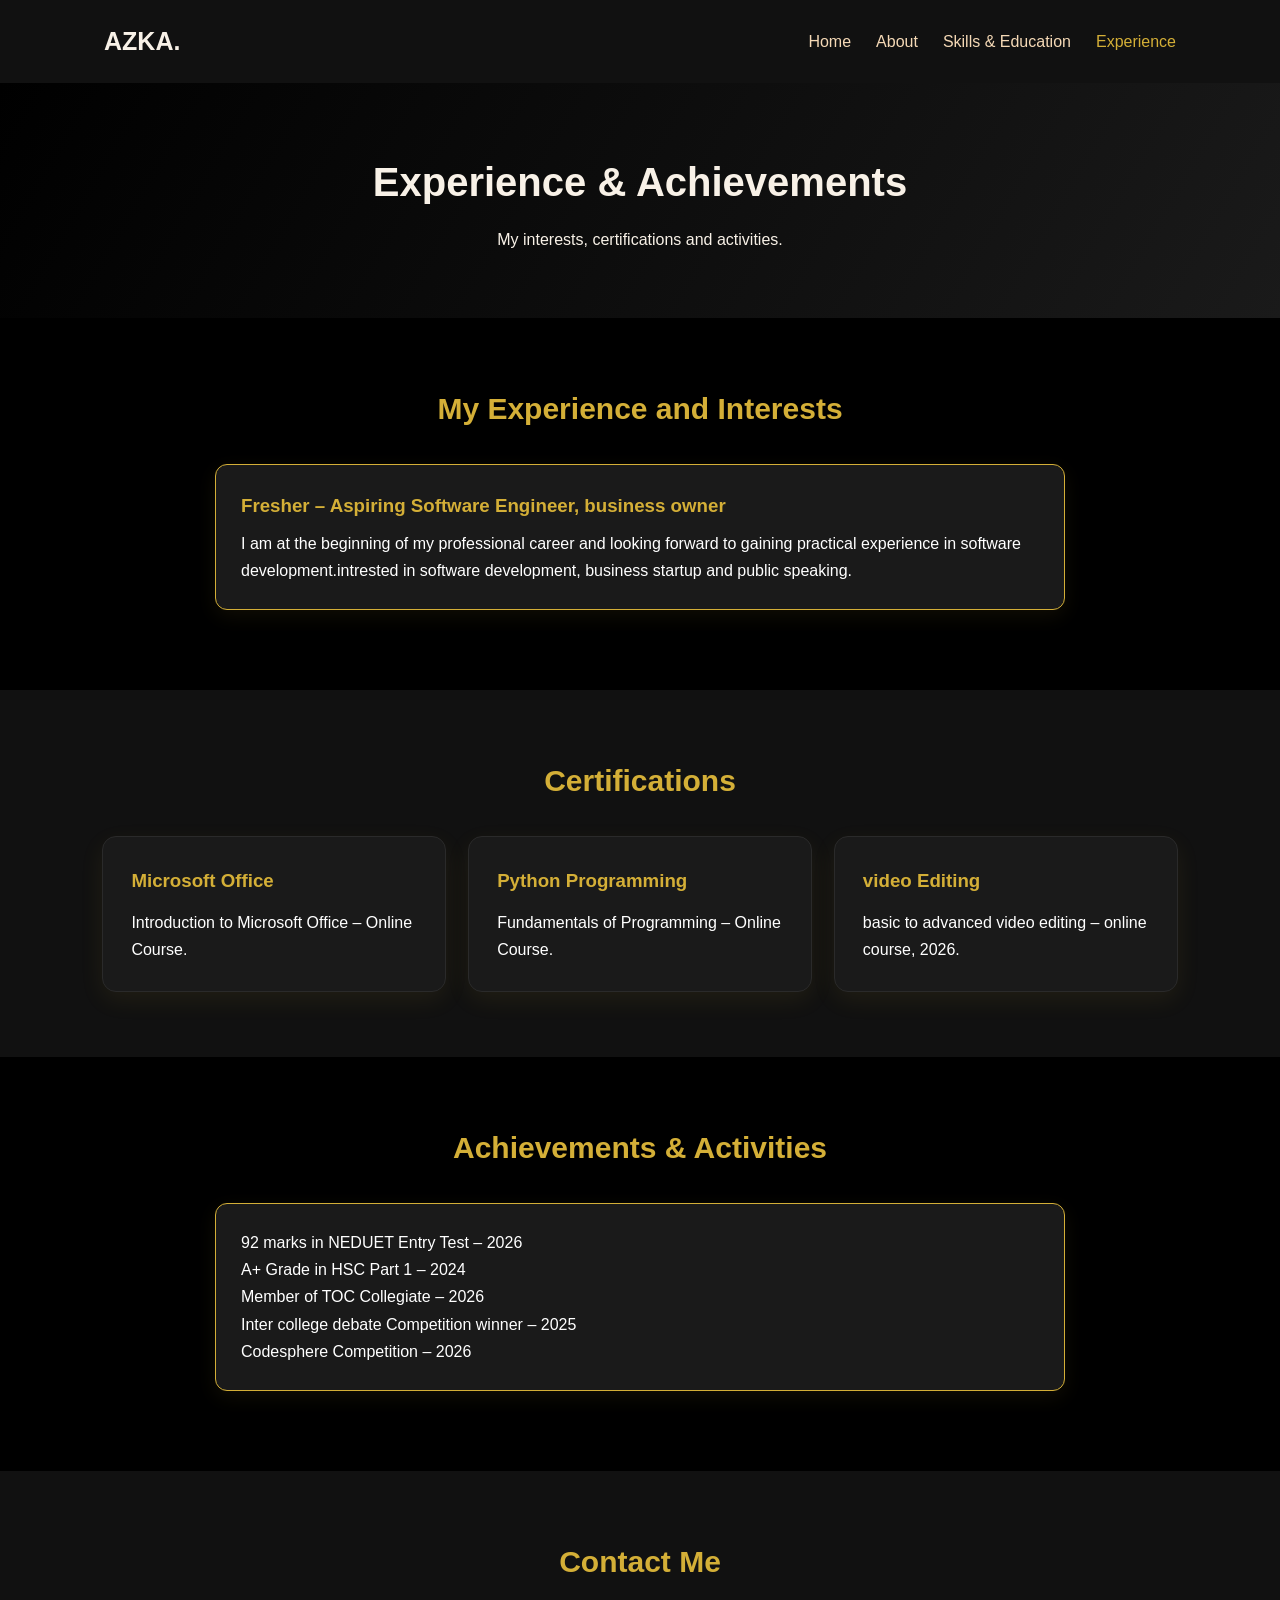
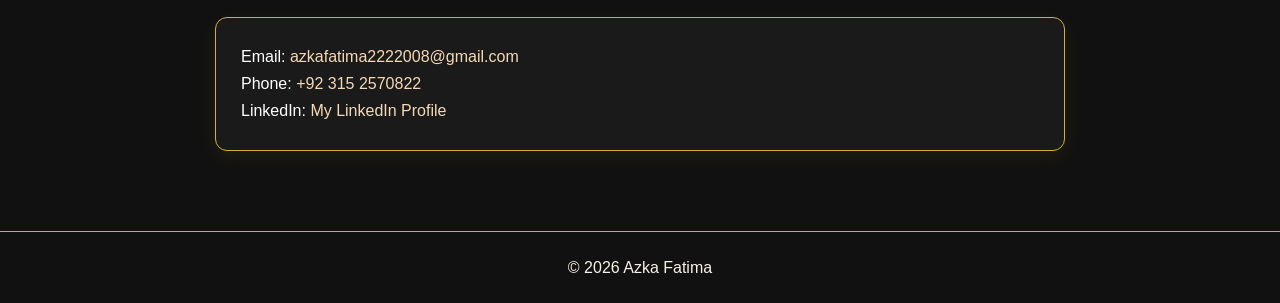
<file: experience.html>
<!DOCTYPE html>
<html lang="en">
<head>
    <meta charset="UTF-8">
    <meta name="viewport" content="width=device-width, initial-scale=1.0">
    <title>Experience | Azka</title>
    <link rel="stylesheet" href="style.css">
</head>
<body>

<header>
    <nav class="navbar">
        <a href="index.html" class="logo">AZKA.</a>
        <button class="menu-toggle" aria-label="Toggle menu">☰</button>
        <ul class="nav-links">
            <li><a href="index.html">Home</a></li>
            <li><a href="about.html">About</a></li>
            <li><a href="skills.html">Skills & Education</a></li>
            <li><a class="active" href="experience.html">Experience</a></li>
        </ul>
    </nav>
</header>

<section class="page-heading">
    <h1>Experience & Achievements</h1>
    <p>My interests, certifications and activities.</p>
</section>

<section class="section">
    <h2>My Experience and Interests</h2>

    <div class="info-box">
        <h3>Fresher – Aspiring Software Engineer, business owner</h3>
        <p>
            I am at the beginning of my professional career
            and looking forward to gaining practical experience
            in software development.intrested in software development,
             business startup and public speaking.    
        </p>
    </div>
</section>

<section class="section light">
    <h2>Certifications</h2>

    <div class="cards">
        <div class="card">
            <h3>Microsoft Office</h3>
            <p>Introduction to Microsoft Office – Online Course.</p>
        </div>

        <div class="card">
            <h3>Python Programming</h3>
            <p>Fundamentals of Programming – Online Course.</p>
        </div>

        <div class="card">
            <h3>video Editing</h3>
            <p> basic to advanced video editing – online course, 2026.</p>
        </div>
    </div>
</section>

<section class="section">
    <h2>Achievements & Activities</h2>

    <div class="info-box">
        <p>92 marks in NEDUET Entry Test – 2026</p>
        <p>A+ Grade in HSC Part 1 – 2024</p>
        <p>Member of TOC Collegiate – 2026</p>
        <p>Inter college debate Competition winner – 2025</p>
        <p>Codesphere Competition – 2026</p>
    </div>
</section>

<section class="section light">
    <h2>Contact Me</h2>

    <div class="info-box">
        <p>Email: <a href="mailto:azkafatima2222008@gmail.com">
        azkafatima2222008@gmail.com</a></p>

        <p>Phone: <a href="tel:+923152570822">
        +92 315 2570822</a></p>

        <p>LinkedIn:
        <a href="https://www.linkedin.com/in/azka-fatima-74ba6744b"
        target="_blank" rel="noopener">
        My LinkedIn Profile</a></p>
    </div>
</section>

<footer>
    <p>©️ 2026 Azka Fatima</p>
</footer>

<script src="script.js"></script>
</body>
</html>
</file>
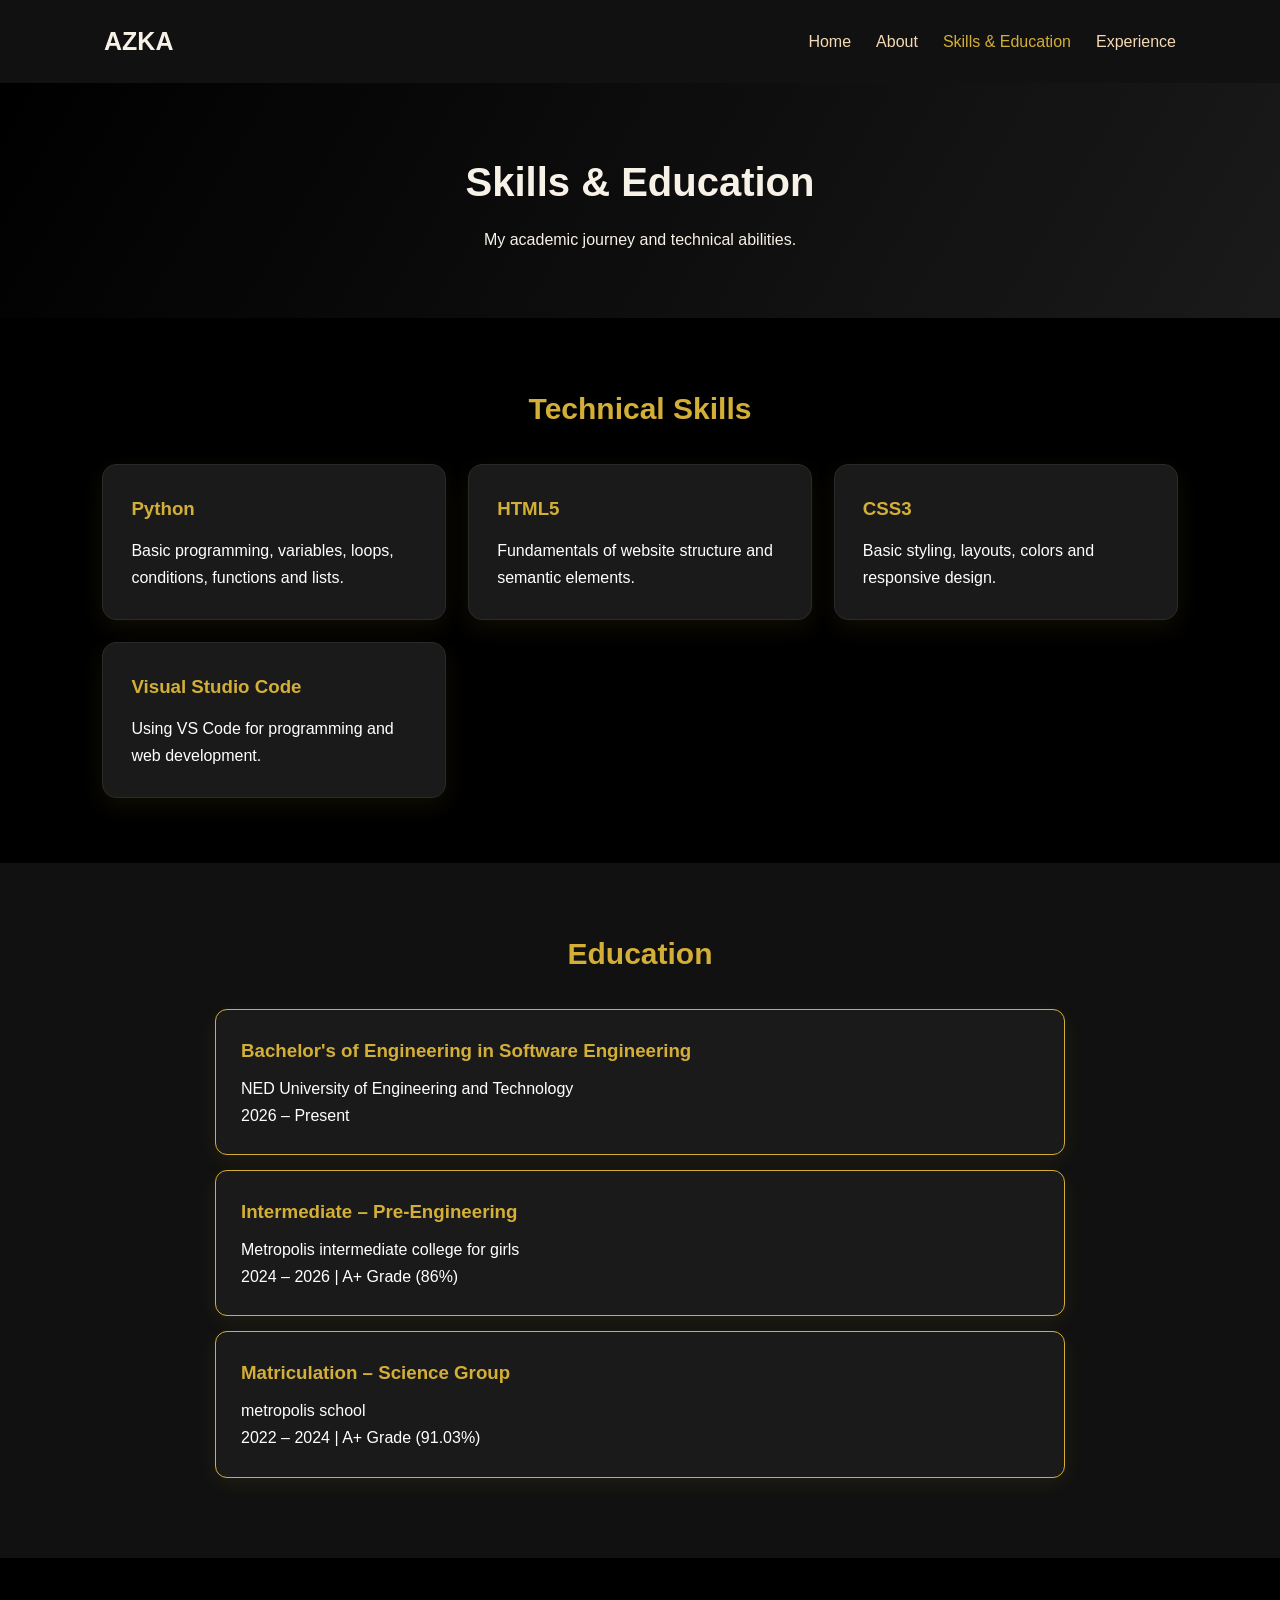
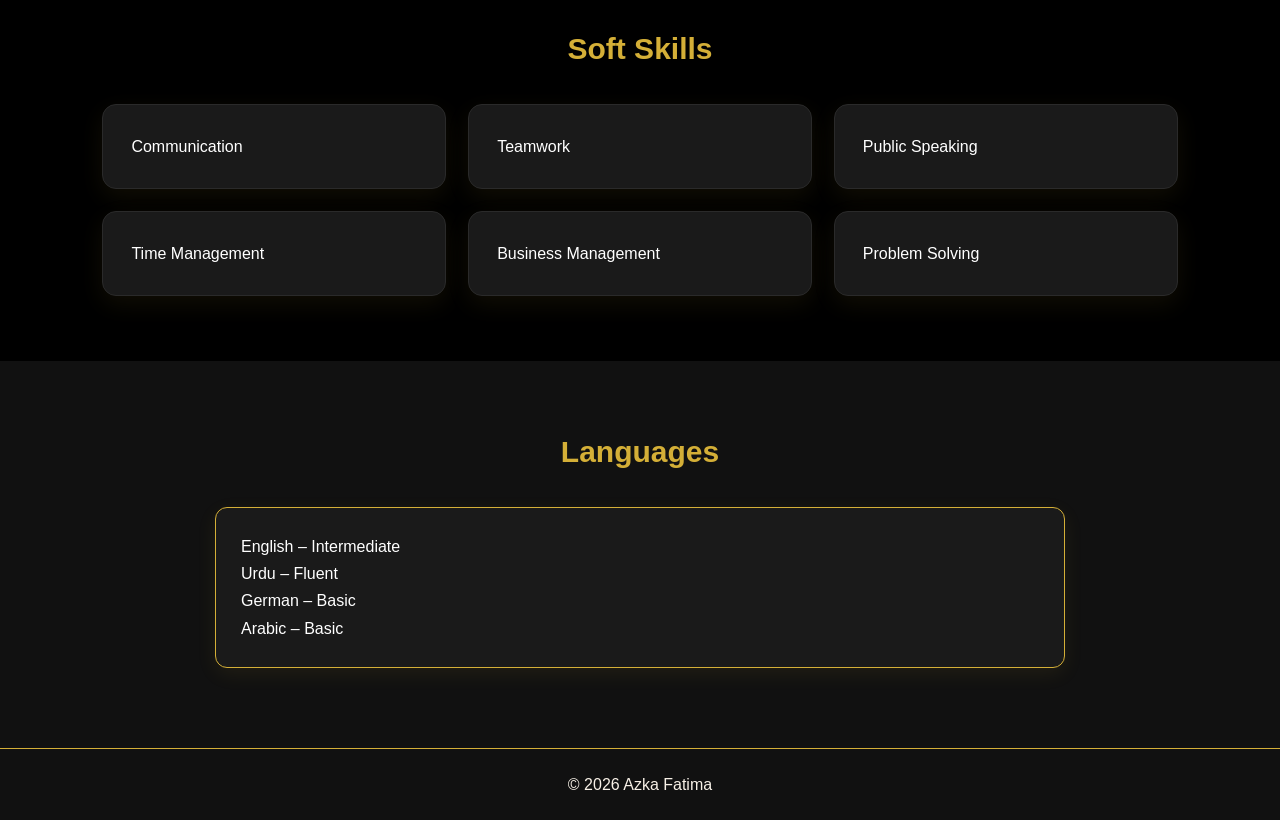
<file: skills.html>
<!DOCTYPE html>
<html lang="en">
<head>
    <meta charset="UTF-8">
    <meta name="viewport" content="width=device-width, initial-scale=1.0">
    <title>Skills & Education | Azka</title>
    <link rel="stylesheet" href="style.css">
</head>
<body>

<header>
    <nav class="navbar">
        <a href="index.html" class="logo">AZKA</a>
        <button class="menu-toggle" aria-label="Toggle menu">☰</button>
        <ul class="nav-links">
            <li><a href="index.html">Home</a></li>
            <li><a href="about.html">About</a></li>
            <li><a class="active" href="skills.html">Skills & Education</a></li>
            <li><a href="experience.html">Experience</a></li>
        </ul>
    </nav>
</header>

<section class="page-heading">
    <h1>Skills & Education</h1>
    <p>My academic journey and technical abilities.</p>
</section>

<section class="section">
    <h2>Technical Skills</h2>

    <div class="cards">
        <div class="card">
            <h3>Python</h3>
            <p>Basic programming, variables, loops,
            conditions, functions and lists.</p>
        </div>

        <div class="card">
            <h3>HTML5</h3>
            <p>Fundamentals of website structure and
            semantic elements.</p>
        </div>

        <div class="card">
            <h3>CSS3</h3>
            <p>Basic styling, layouts, colors and responsive design.</p>
        </div>

        <div class="card">
            <h3>Visual Studio Code</h3>
            <p>Using VS Code for programming and web development.</p>
        </div>
    </div>
</section>

<section class="section light">
    <h2>Education</h2>

    <div class="info-box">
        <h3>Bachelor's of Engineering in Software Engineering</h3>
        <p>NED University of Engineering and Technology</p>
        <p>2026 – Present</p>
    </div>

    <div class="info-box">
        <h3>Intermediate – Pre-Engineering</h3>
        <p>Metropolis intermediate college for girls</p>
        <p>2024 – 2026 | A+ Grade (86%)</p>
    </div>

    <div class="info-box">
        <h3>Matriculation – Science Group</h3>
        <p>metropolis school</p>
        <p>2022 – 2024 | A+ Grade (91.03%)</p>
    </div>
</section>

<section class="section">
    <h2>Soft Skills</h2>
    <div class="cards">
        <div class="card">Communication</div>
        <div class="card">Teamwork</div>
        <div class="card">Public Speaking</div>
        <div class="card">Time Management</div>
        <div class="card">Business Management</div>
        <div class="card">Problem Solving</div>
    </div>
</section>

<section class="section light">
    <h2>Languages</h2>
    <div class="info-box">
        <p>English – Intermediate</p>
        <p>Urdu – Fluent</p>
        <p>German – Basic</p>
        <p>Arabic – Basic</p>
    </div>
</section>

<footer>
    <p>©️ 2026 Azka Fatima</p>
</footer>

<script src="script.js"></script>
</body>
</html>
</file>
<file: style.css>
* {
    margin: 0;
    padding: 0;
    box-sizing: border-box;
}

html {
    scroll-behavior: smooth;
}

body {
    font-family: 'Segoe UI', Arial, sans-serif;
    background: #000000;
    color: #FFFFFF;
    line-height: 1.7;
}

/* NAVIGATION */

header {
    background: #111111;
    position: sticky;
    top: 0;
    z-index: 100;
}

.navbar {
    max-width: 1200px;
    margin: auto;
    padding: 20px 5%;
    display: flex;
    justify-content: space-between;
    align-items: center;
}

.logo {
    color:#f8f1e7;
    font-size: 25px;
    font-weight: bold;
    text-decoration: none;
}

.nav-links {
    display: flex;
    gap: 25px;
    list-style: none;
}

.nav-links a {
    color: #f5d9b6;
    text-decoration: none;
    transition: 0.3s;
}

.nav-links a:hover,
.nav-links a.active {
    color: #d4af37;
}

.menu-toggle {
    display: none;
    background: transparent;
    color: #f8f1e7;
    border: 1px solid #d4af37;
    padding: 7px 12px;
    border-radius: 6px;
    cursor: pointer;
}

/* HOME HERO */

.hero {
    min-height: 570px;
    background: linear-gradient(120deg, #0b0b0b, #1A1A1A);
    color:#f8f1e7;
    padding: 75px 8%;
    display: flex;
    justify-content: space-around;
    align-items: center;
    gap: 50px;
}

.hero-content {
    max-width: 600px;
}

.subtitle {
    color: #f8f1e7;
    letter-spacing: 3px;
    font-size: 13px;
    font-weight: bold;
}

.hero h1 {
    font-size: clamp(35px, 5vw, 55px);
    margin: 15px 0;
    line-height: 1.2;
}

.hero h1 span {
    color: #d4af37;
}

.hero h2 {
    margin-bottom: 15px;
    font-weight: 400;
}

.hero p {
    color: #b3b3b3;
}

.hero-image img {
    width: 320px;
    max-width: 100%;
    height: 400px;
    object-fit: cover;
    object-position: top;
    border: 5px solid #d4af37 rgba(255,255,255, 0.3);
    border-radius: 20px;
    box-shadow: 0 15px 40px rgba(0,0,0,.3);
}

.hero-buttons {
    display: flex;
    gap: 15px;
    flex-wrap: wrap;
    margin-top: 25px;
}

.btn {
    display: inline-block;
    padding: 12px 22px;
    background: #d4af37;
    color: #000000;
    border-radius: 8px;
    text-decoration: none;
    font-weight: bold;
    transition: 0.3s;
}

.btn:hover {
    background:#d4af37;
    transform: translateY(-3px);
}

.btn.secondary {
    background: transparent;
    border: 1px solid #d4af37;
    color:#d4af37;
}

/* PAGE HEADINGS */

.page-heading {
    background: linear-gradient(120deg, #000000, #1A1A1A);
    color: #f8f1e7;
    text-align: center;
    padding: 65px 20px;
}

.page-heading h1 {
    font-size: 40px;
    margin-bottom: 10px;
}

/* GENERAL SECTIONS */

.section {
    padding: 65px 8%;
}

.section h2 {
    text-align: center;
    color: #d4af37;
    font-size: 30px;
    margin-bottom: 30px;
}

.light {
    background: #111111;
}

/* CARDS */

.cards {
    display: grid;
    grid-template-columns: repeat(3, 1fr);
    gap: 22px;
}

.card {
    background:#1A1A1A;
    padding: 28px;
    border-radius: 14px;
    border: 1px solid #2a2a2a;
    box-shadow: 0 8px 25px rgba(212,175,55,0.08);
    transition: 0.3s;
}

.card:hover {
    transform: translateY(-7px);
    box-shadow: 0 15px 30px rgba(212,175,55,0.15);
}

.card h3 {
    color: #d4af37;
    margin-bottom: 12px;
}

/* ABOUT */

.about-section {
    display: flex;
    align-items: center;
    gap: 50px;
}

.about-image img {
    width: 280px;
    max-width: 100%;
    border-radius: 15px;
    box-shadow: 0 10px 30px rgba(212,175,55,0.15);
}

.about-content {
    max-width: 650px;
}

.about-content h2 {
    text-align: left;
    margin-bottom: 15px;
    color:#d4af37
}

.about-content h3 {
    color: #f5d9b6;
    margin: 20px 0 10px;
}

.about-content p {
    margin-bottom: 15px;
}

/* INFORMATION */

.info-box {
    max-width: 850px;
    margin: 15px auto;
    background:#1A1A1A;
    padding: 25px;
    border-radius: 12px;
    border: 1px solid #d4af37;
    box-shadow: 0 6px 20px rgba(212,175,55,0.08);
}

.info-box h3 {
    color: #d4af37;
    margin-bottom: 8px;
}

.info-box a {
    color: #f5d9b6;
    text-decoration:none;
}
.info-box a hover {
    color:#d4af37;

}


/* FOOTER */

footer {
    background: #111111;
    color:#f8f1e7;
    text-align: center;
    padding: 22px;
    border-top: 1px solid #d4af37;
}

/* RESPONSIVE DESIGN */

@media (max-width: 850px) {

    .hero {
        flex-direction: column-reverse;
        text-align: center;
    }

    .hero-buttons {
        justify-content: center;
    }

    .about-section {
        flex-direction: column;
        text-align: center;
    }

    .about-content h2 {
        text-align: center;
    }

    .cards {
        grid-template-columns: repeat(2, 1fr);
    }
}

@media (max-width: 600px) {

    .navbar {
        flex-wrap: wrap;
    }

    .menu-toggle {
        display: block;
    }

    .nav-links {
        display: none;
        flex-direction: column;
        width: 100%;
        padding-top: 15px;
    }

    .nav-links.open {
        display: flex;
    }

    .cards {
        grid-template-columns: 1fr;
    }

    .hero {
        padding: 45px 6%;
    }

    .hero-image img {
        width: 240px;
        height: 300px;
    }

    .page-heading h1 {
        font-size: 30px;
    }

    .section {
        padding: 45px 6%;
    }
}
</file>
